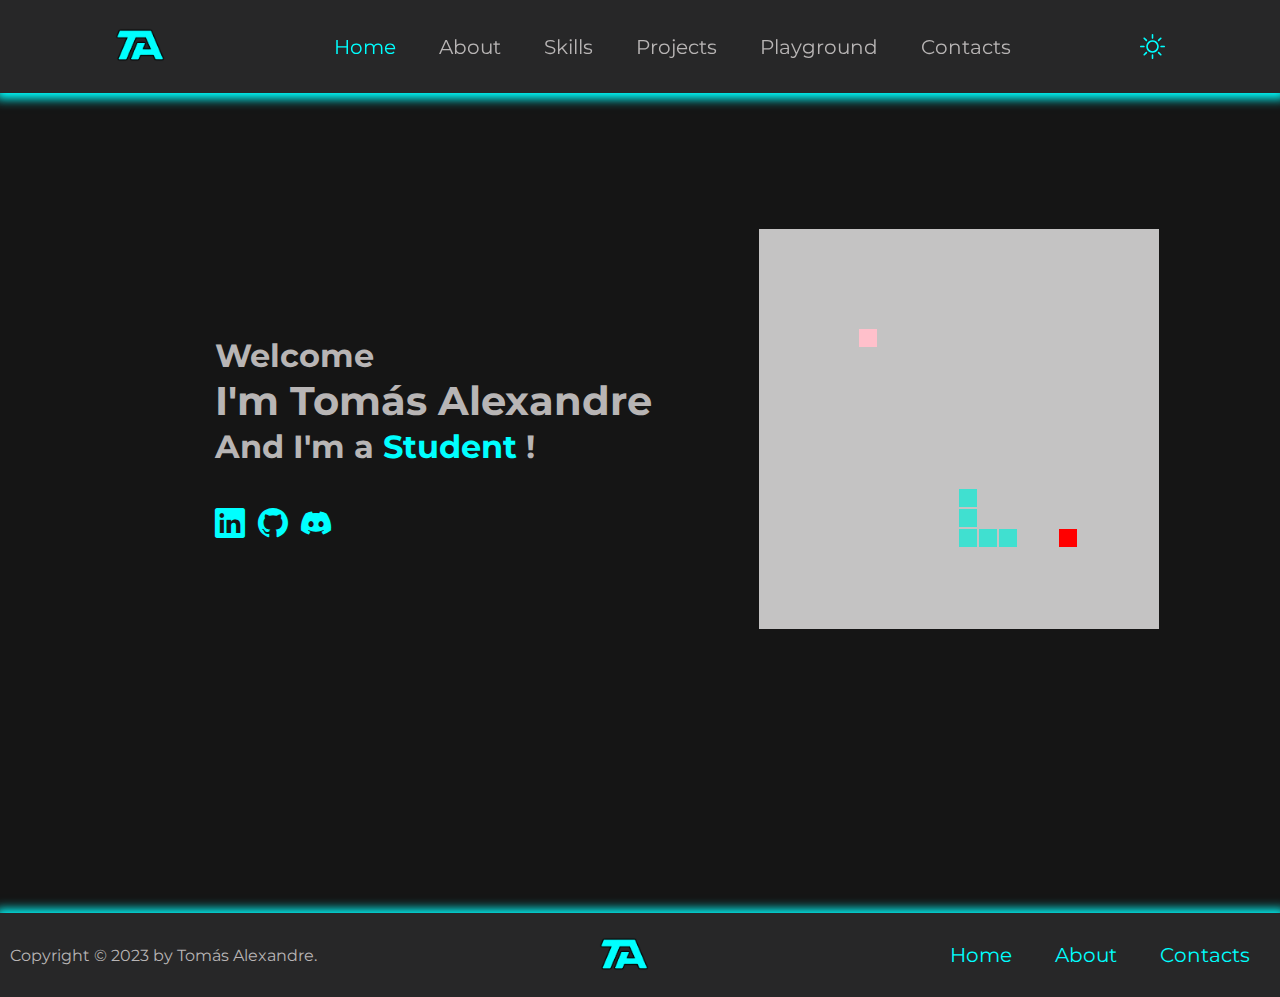
<file: index.html>
<!DOCTYPE html>
<html lang="en">
<head>
    <meta charset="UTF-8">
    <meta http-equiv="X-UA-Compatible" content="IE=edge">
    <meta name="viewport" content="width=device-width, initial-scale=1.0">
    <link rel="icon" href="images/FINAL_LOGO.png">

    <title>Portofolio | Tomás Alexandre</title>

    <!--CSS-->o 
    <link rel="stylesheet" href="css/style.css">

</head>
<body>

    <!--HEADER-->
    <header class="header">
        
        <div class="logo">
            <a href="index.html">
            <img src="images/FINAL_LOGO.png" alt="logo" width="50">
            </a>
        </div>
        <button class="btn-menu"><i class="bi bi-list"></i></button> <!--fa fa codigo do bootsrap para o icone-->
        
            <nav class="navbar">
                <a class="btn-close"><i class="bi bi-x-lg"></i></a><!--button para fechar os menus-->

            <a href="index.html" class="active">Home</a>
            <a href="about.html">About</a>
            <a href="skills.html">Skills</a>
            <a href="projects.html">Projects</a>
            <a href="playground.html">Playground</a>
            <a href="contacts.html">Contacts</a>
        </nav>

        <input type="checkbox" name="change-theme" id="change-theme" />
        <label class="custom-checkbox" for="change-theme">
            <i class="bi bi-moon"></i>
            <i class="bi bi-sun"></i>
        </label>
    </header>

    <!--Home Design-->
    <section class="home" id="home">
        <div class="home-content">
            <h3>Welcome</h3>
            <h1>I'm Tomás Alexandre</h1>
            <h3>And I'm a <span>Student</span> !</h3>
            <div class="social-media">
                <a href="https://www.linkedin.com/in/tom%C3%A1s-alexandre-30a619280/"><i class="bi bi-linkedin"></i></a>
                <a href="https://github.com/tomasalex19"><i class="bi bi-github"></i></i></a>
                <a href="#"><i class="bi bi-discord"></i></a>
            </div>
        </div>

        <div class="center">
            <canvas id="gameCanvas" width="400" height="400"></canvas>
        </div>     
    </section>

    <!-- FOOTER Design-->
    <footer class="footer">
        <div class="footer-txt">
            <p>Copyright &copy; 2023 by Tomás Alexandre.</p>
        </div>

        <div class="footer-logo">
            <a href="index.html">
                <img src="images/FINAL_LOGO.png" alt="logo" width="50"> 
            </a>
        </div>

        <div class="footer-nav">
            <a href="index.html">Home</a>
            <a href="about.html">About</a>
            <a href="contacts.html">Contacts</a>
        </div>
    </footer>

    
   <!--JS-->
<script src="http://code.jquery.com/jquery-1.12.0.min.js"></script>
<script src="script.js"></script>

</body>
</html>
</file>
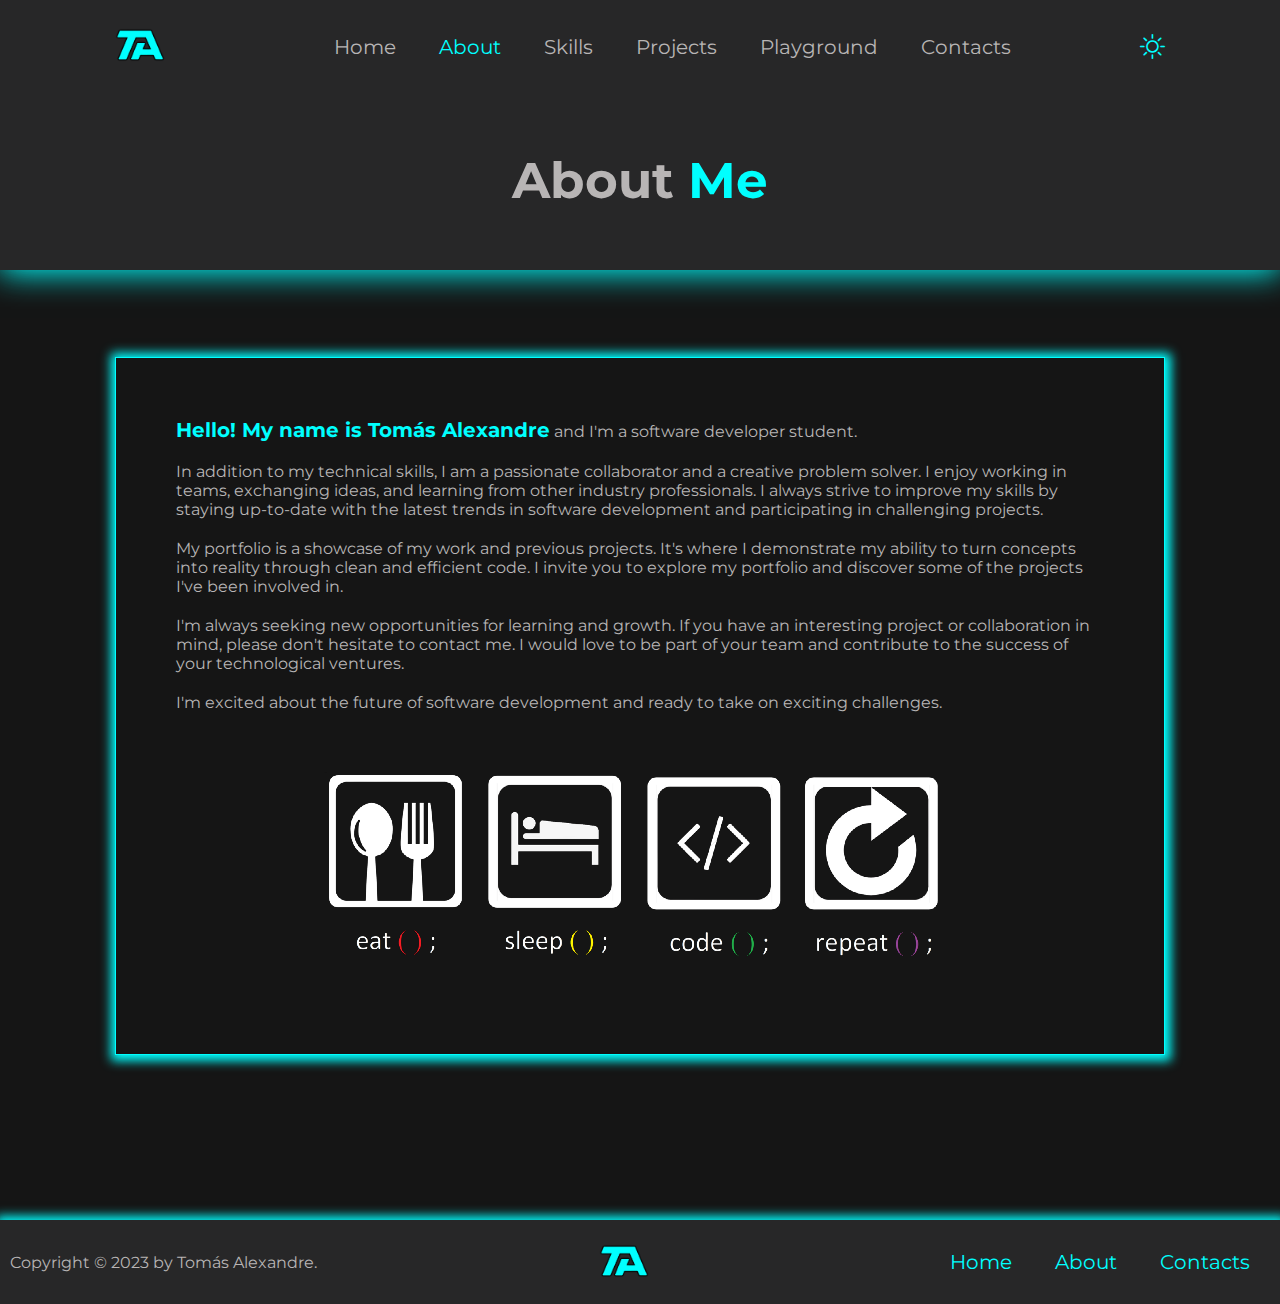
<file: about.html>
<!DOCTYPE html>
<html lang="en">
<head>
    <meta charset="UTF-8">
    <meta http-equiv="X-UA-Compatible" content="IE=edge">
    <meta name="viewport" content="width=device-width, initial-scale=1.0">
    <link rel="icon" href="images/FINAL_LOGO.png">

    <title>About | Tomás Alexandre</title>

    <link rel="stylesheet" href="css/style.css">

</head>
<body class="body-pages">
    <header class="header-pages">
        
        <div class="logo">
            <a href="index.html">
                <img src="images/FINAL_LOGO.png" alt="logo" width="50">
            </a>
        </div>
        <button class="btn-menu"><i class="bi bi-list"></i></button> <!--fa fa codigo do bootsrap para o icone-->
        
            <nav class="navbar">
                <a class="btn-close"><i class="bi bi-x-lg"></i></a><!--button para fechar os menus-->

            <a href="index.html">Home</a>
            <a href="about.html" class="active">About</a>
            <a href="skills.html">Skills</a>
            <a href="projects.html">Projects</a>
            <a href="playground.html">Playground</a>
            <a href="contacts.html">Contacts</a>
        </nav>

        <input type="checkbox" name="change-theme" id="change-theme" />
        <label class="custom-checkbox" for="change-theme">
            <i class="bi bi-moon"></i>
            <i class="bi bi-sun"></i>
        </label>
    </header>

        <div class="title-banner">
            <h2 class="heading">About <span>Me</span></h2>
        </div>
       <section class="about" id="about">
            <div class="about-content">
                <p>
                    <strong>Hello! My name is Tomás Alexandre</strong> and I'm a software developer student.
                </p>
                <p>
                    In addition to my technical skills, I am a passionate collaborator and a creative problem solver.
                    I enjoy working in teams, exchanging ideas, and learning from other industry professionals. 
                    I always strive to improve my skills by staying up-to-date with the latest trends in software development and participating in challenging projects.
                </p>
                <p>
                    My portfolio is a showcase of my work and previous projects. It's where I demonstrate my ability to turn concepts into reality through clean and efficient code. 
                    I invite you to explore my portfolio and discover some of the projects I've been involved in.
                </p>
                <p>
                    I'm always seeking new opportunities for learning and growth. If you have an interesting project or collaboration in mind, please don't hesitate to contact me. 
                    I would love to be part of your team and contribute to the success of your technological ventures.
                </p>
                <p>
                    I'm excited about the future of software development and ready to take on exciting challenges.
                </p>
                <p class="about-img">
                <img src="images/eat_sleep_code_repeat-removebg-preview.png" alt="" class="responsive-img">
                </p>
            </div>
       </section>

        <!-- FOOTER Design-->
    <footer class="footer">
        <div class="footer-txt">
            <p>Copyright &copy; 2023 by Tomás Alexandre.</p>
        </div>

        <div class="footer-logo">
            <a href="index.html">
                <img src="images/FINAL_LOGO.png" alt="logo" width="50"> 
            </a>
        </div>

        <div class="footer-nav">
            <a href="index.html" class="active">Home</a>
            <a href="about.html">About</a>
            <a href="contacts.html">Contacts</a>
        </div>
    </footer>

     <!--JS-->
<script src="http://code.jquery.com/jquery-1.12.0.min.js"></script>
<script src="script.js"></script>
    
</body>
</html>
</file>
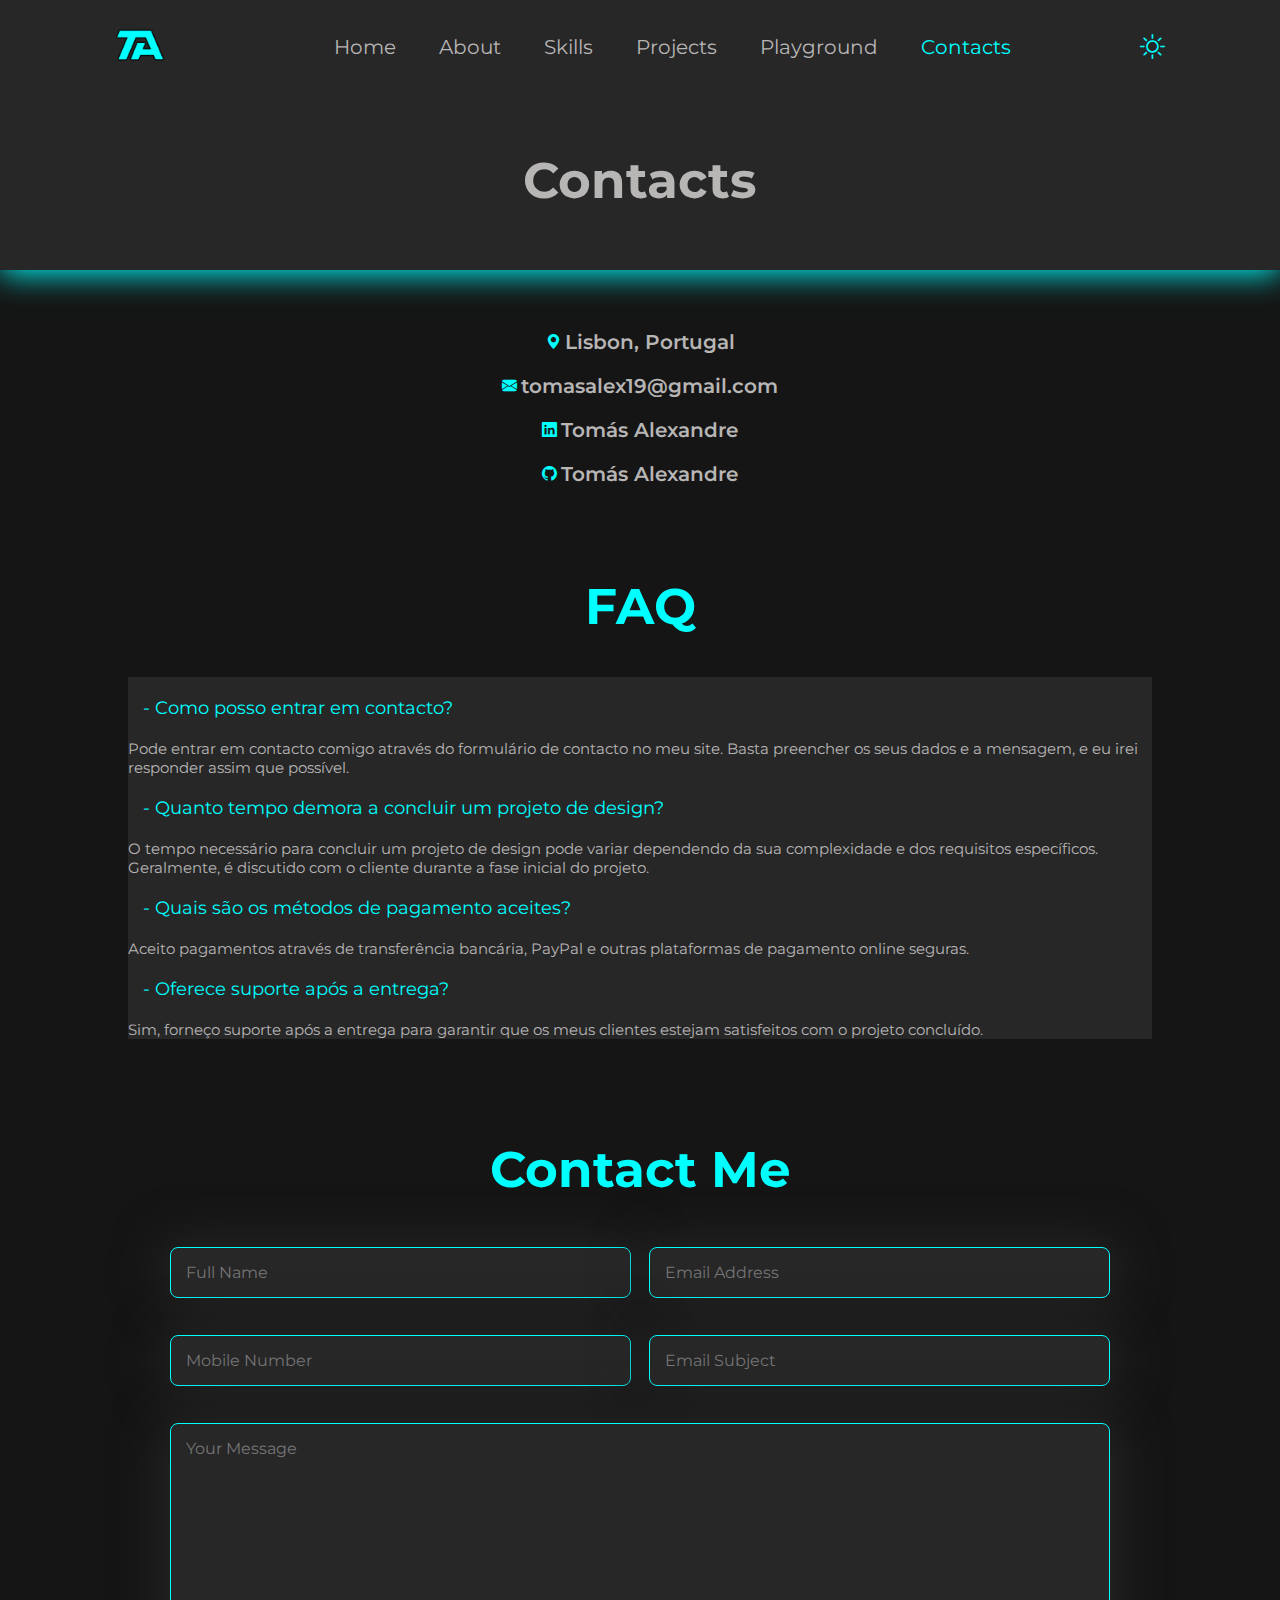
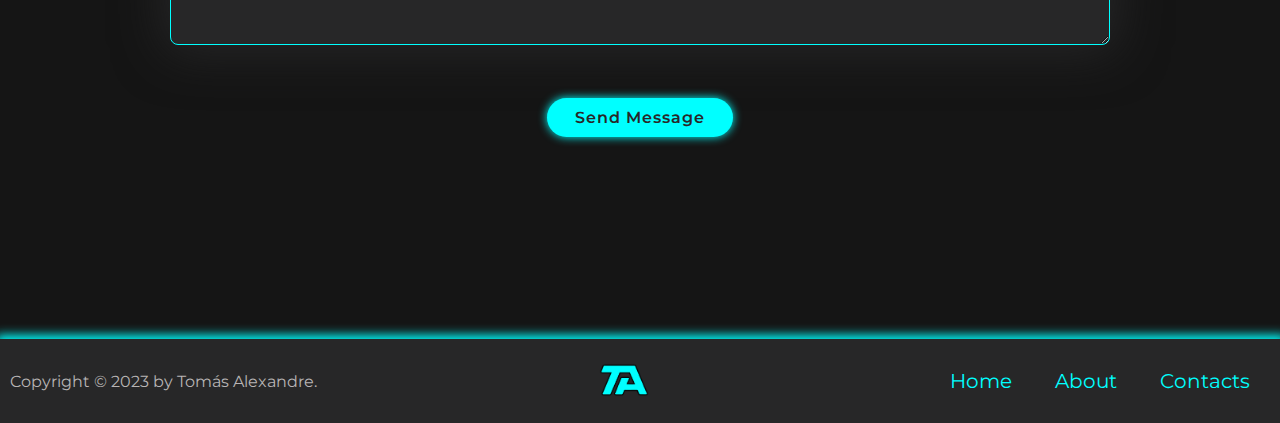
<file: contacts.html>
<!DOCTYPE html>
<html lang="en">
<head>
    <meta charset="UTF-8">
    <meta http-equiv="X-UA-Compatible" content="IE=edge">
    <meta name="viewport" content="width=device-width, initial-scale=1.0">
    <link rel="icon" href="images/FINAL_LOGO.png">

    <title>Contacts | Tomás Alexandre</title>

    <!-- BOOTSTRAP -->

    <link href="https://cdn.jsdelivr.net/npm/bootstrap@5.3.0-alpha3/dist/css/bootstrap.min.css" rel="stylesheet" integrity="sha384-KK94CHFLLe+nY2dmCWGMq91rCGa5gtU4mk92HdvYe+M/SXH301p5ILy+dN9+nJOZ" crossorigin="anonymous">

    <script src="https://cdn.jsdelivr.net/npm/bootstrap@5.3.0-alpha3/dist/js/bootstrap.bundle.min.js" integrity="sha384-ENjdO4Dr2bkBIFxQpeoTz1HIcje39Wm4jDKdf19U8gI4ddQ3GYNS7NTKfAdVQSZe" crossorigin="anonymous"></script>

    <link rel="stylesheet" href="css/style.css">

</head>
<body class="body-pages">
    <header class="header-pages">
        
            <div class="logo">
                <a href="index.html">
                    <img src="images/FINAL_LOGO.png" alt="logo" width="50">
                </a>
            </div>
            <button class="btn-menu"><i class="bi bi-list"></i></button> <!--fa fa codigo do bootsrap para o icone-->
            
            <nav class="navbar">
                    <a class="btn-close"><i class="bi bi-x-lg"></i></a><!--button para fechar os menus-->
    
                <a href="index.html">Home</a>
                <a href="about.html">About</a>
                <a href="skills.html">Skills</a>
                <a href="projects.html">Projects</a>
                <a href="playground.html">Playground</a>
                <a href="contacts.html" class="active">Contacts</a>
            </nav>
    
            <input type="checkbox" name="change-theme" id="change-theme" />
            <label class="custom-checkbox" for="change-theme">
                <i class="bi bi-moon"></i>
                <i class="bi bi-sun"></i>
            </label>
        </header>
    
        <div class="title-banner">
            <h2 class="heading">Contacts</h2>
        </div>
        <div class="contact-container">
            <div class="contact-info-container">
                <div class="info-box">
                    <i class="bi bi-geo-alt-fill info-box-icon"></i>
                    Lisbon, Portugal
                </div>
    
                <div class="info-box">
                    <a href="mailto:tomasalex19@gmail.com">
                        <i class="bi bi-envelope-fill info-box-icon"></i>
                        tomasalex19@gmail.com
                    </a>
                </div>
    
                <div class="info-box">
                    <a href="https://www.linkedin.com/in/tom%C3%A1s-alexandre-30a619280/">
                        <i class="bi bi-linkedin info-box-icon"></i>
                        Tomás Alexandre
                    </a>
                </div>
    
                <div class="info-box">
                    <a href="https://github.com/tomasalex19">
                        <i class="bi bi-github info-box-icon"></i>
                        Tomás Alexandre
                    </a>
                </div>
            </div>


            <div class="accordion" id="accordionExample">
                <h1>FAQ</h1>
                <div class="accordion-item">
                    <h2 class="accordion-header">
                        <button class="accordion-button collapsed" type="button" data-bs-toggle="collapse" data-bs-target="#collapseOne" aria-expanded="true" aria-controls="collapseOne">
                            - Como posso entrar em contacto?
                        </button>
                    </h2>
                    <div id="collapseOne" class="accordion-collapse collapse" data-bs-parent="#accordionExample">
                        <div class="accordion-body">
                            Pode entrar em contacto comigo através do formulário de contacto no meu site. Basta preencher os seus dados e a mensagem, e eu irei responder assim que possível.
                        </div>
                    </div>
                </div>
                <div class="accordion-item">
                    <h2 class="accordion-header">
                        <button class="accordion-button collapsed" type="button" data-bs-toggle="collapse" data-bs-target="#collapseTwo" aria-expanded="false" aria-controls="collapseTwo">
                            - Quanto tempo demora a concluir um projeto de design?
                        </button>
                    </h2>
                    <div id="collapseTwo" class="accordion-collapse collapse" data-bs-parent="#accordionExample">
                        <div class="accordion-body">
                            O tempo necessário para concluir um projeto de design pode variar dependendo da sua complexidade e dos requisitos específicos. Geralmente, é discutido com o cliente durante a fase inicial do projeto.
                        </div>
                    </div>
                </div>
                <div class="accordion-item">
                    <h2 class="accordion-header">
                        <button class="accordion-button collapsed" type="button" data-bs-toggle="collapse" data-bs-target="#collapseThree" aria-expanded="false" aria-controls="collapseThree">
                            - Quais são os métodos de pagamento aceites?
                        </button>
                    </h2>
                    <div id="collapseThree" class="accordion-collapse collapse" data-bs-parent="#accordionExample">
                        <div class="accordion-body">
                            Aceito pagamentos através de transferência bancária, PayPal e outras plataformas de pagamento online seguras.
                        </div>
                    </div>
                </div>
                <div class="accordion-item">
                    <h2 class="accordion-header">
                        <button class="accordion-button collapsed" type="button" data-bs-toggle="collapse" data-bs-target="#collapseFour" aria-expanded="false" aria-controls="collapseFour">
                            - Oferece suporte após a entrega?
                        </button>
                    </h2>
                    <div id="collapseFour" class="accordion-collapse collapse" data-bs-parent="#accordionExample">
                        <div class="accordion-body">
                            Sim, forneço suporte após a entrega para garantir que os meus clientes estejam satisfeitos com o projeto concluído.
                        </div>
                    </div>
                </div>
            </div>
            

    <section class="contacts" id="contacts">
        <h1>Contact Me</h1>
        <form action="mailto:tomasalex19@gmail.com" method="post">
            <div class="input-box">
                <input type="text" placeholder="Full Name">
                <input type="email" placeholder="Email Address">
            </div>
            <div class="input-box">
                <input type="number" placeholder="Mobile Number">
                <input type="text" placeholder="Email Subject">
            </div>
            <textarea name="" id="" cols="30" rows="10" placeholder="Your Message"></textarea>
            <input type="submit" value="Send Message" class="btn" >
        </form>
    </section>
       

        <!-- FOOTER Design-->
    <footer class="footer">
        <div class="footer-txt">
            <p>Copyright &copy; 2023 by Tomás Alexandre.</p>
        </div>

        <div class="footer-logo">
            <a href="index.html">
                <img src="images/FINAL_LOGO.png" alt="logo" width="50"> 
            </a>
        </div>

        <div class="footer-nav">
            <a href="index.html" class="active">Home</a>
            <a href="about.html">About</a>
            <a href="contacts.html">Contacts</a>
        </div>
    </footer>

    <!--JS-->
<script src="http://code.jquery.com/jquery-1.12.0.min.js"></script>
<script src="script.js"></script>

    
</body>
</html>
</file>
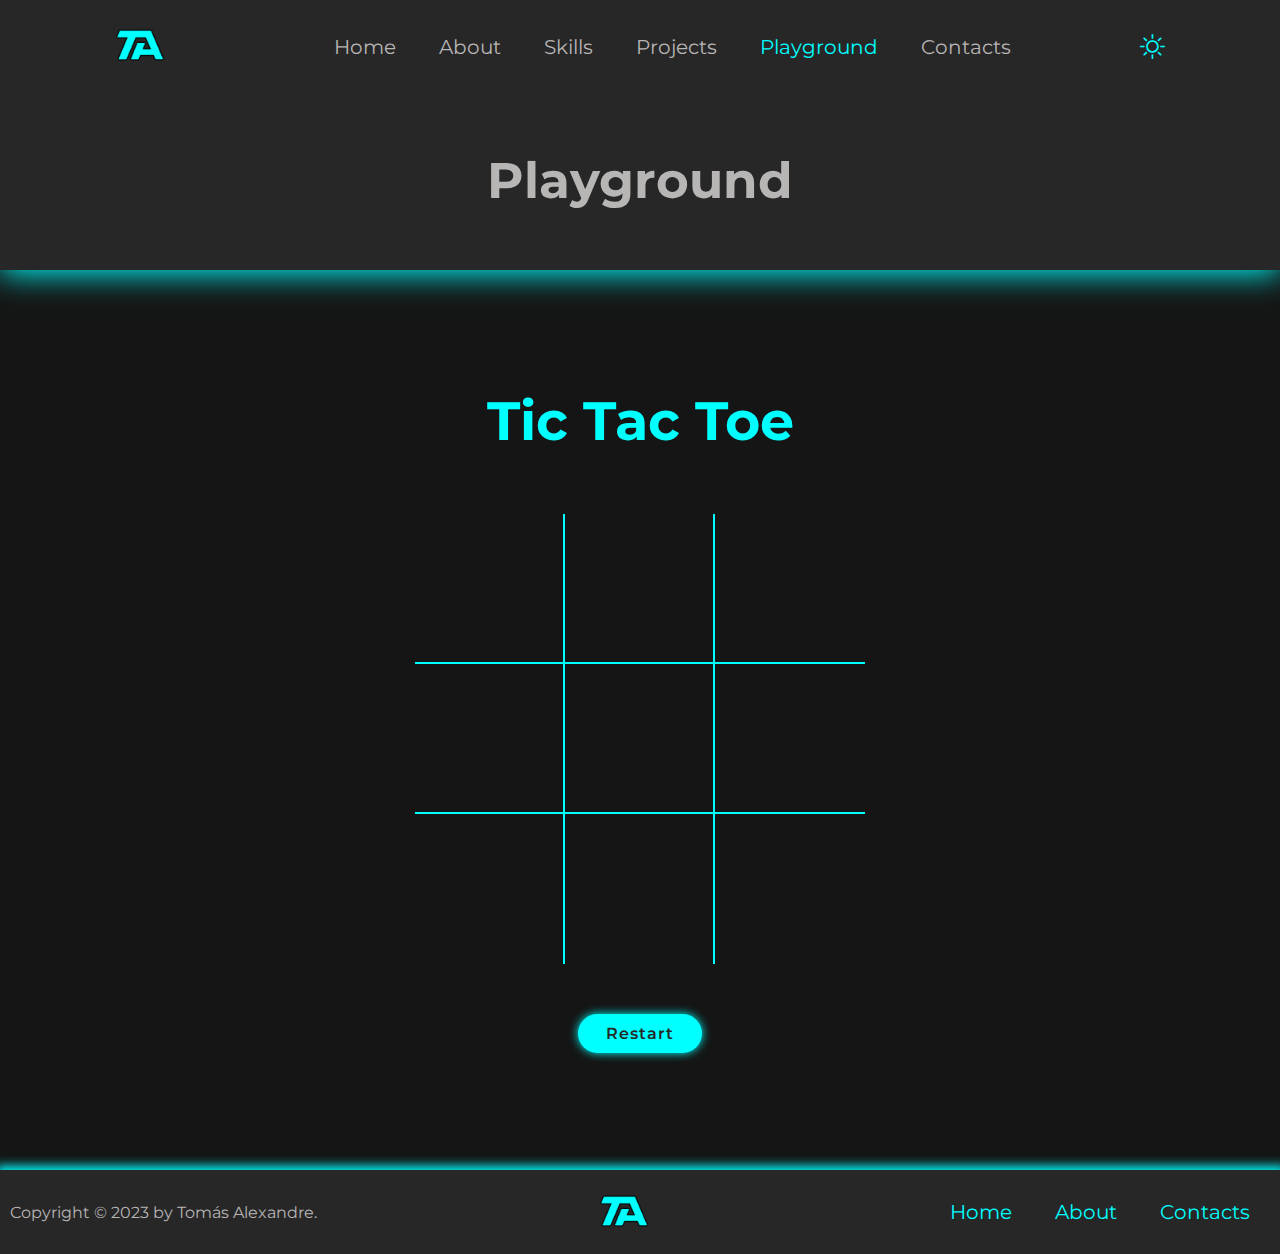
<file: playground.html>
<!DOCTYPE html>
<html lang="en">
<head>
    <meta charset="UTF-8">
    <meta http-equiv="X-UA-Compatible" content="IE=edge">
    <meta name="viewport" content="width=device-width, initial-scale=1.0">
    <link rel="icon" href="images/FINAL_LOGO.png">

    <title>Playground | Tomás Alexandre</title>

    <link rel="stylesheet" href="css/style.css">

</head>
<body class="body-pages">
    <header class="header-pages">
        
        <div class="logo">
            <a href="index.html">
                <img src="images/FINAL_LOGO.png" alt="logo" width="50">
            </a>
        </div>
        <button class="btn-menu"><i class="bi bi-list"></i></button> <!--fa fa codigo do bootsrap para o icone-->
        
            <nav class="navbar">
                <a class="btn-close"><i class="bi bi-x-lg"></i></a><!--button para fechar os menus-->

            <a href="index.html">Home</a>
            <a href="about.html">About</a>
            <a href="skills.html">Skills</a>
            <a href="projects.html">Projects</a>
            <a href="playground.html" class="active">Playground</a>
            <a href="contacts.html">Contacts</a>
        </nav>

        <input type="checkbox" name="change-theme" id="change-theme" />
        <label class="custom-checkbox" for="change-theme">
            <i class="bi bi-moon"></i>
            <i class="bi bi-sun"></i>
        </label>
    </header>
        <div class="title-banner">
            <h2 class="heading">Playground</h2>
        </div>
       
        <div class="container">
            <h1 id="playerText">Tic Tac Toe</h1>

            <div id="gameboard">
                <div class="box" id="0"></div>
                <div class="box" id="1"></div>
                <div class="box" id="2"></div>
                <div class="box" id="3"></div>
                <div class="box" id="4"></div>
                <div class="box" id="5"></div>
                <div class="box" id="6"></div>
                <div class="box" id="7"></div>
                <div class="box" id="8"></div>
            </div>
            
            <button class="restartBtn" id="restartBtn">Restart</button>

        </div>

        <!-- FOOTER Design-->
    <footer class="footer">
        <div class="footer-txt">
            <p>Copyright &copy; 2023 by Tomás Alexandre.</p>
        </div>

        <div class="footer-logo">
            <a href="index.html">
                <img src="images/FINAL_LOGO.png" alt="logo" width="50"> 
            </a>
        </div>

        <div class="footer-nav">
            <a href="index.html" class="active">Home</a>
            <a href="about.html">About</a>
            <a href="contacts.html">Contacts</a>
        </div>
    </footer>

    <!--JS-->
<script src="http://code.jquery.com/jquery-1.12.0.min.js"></script>
<script src="script.js"></script>

</body>
</html>
</file>
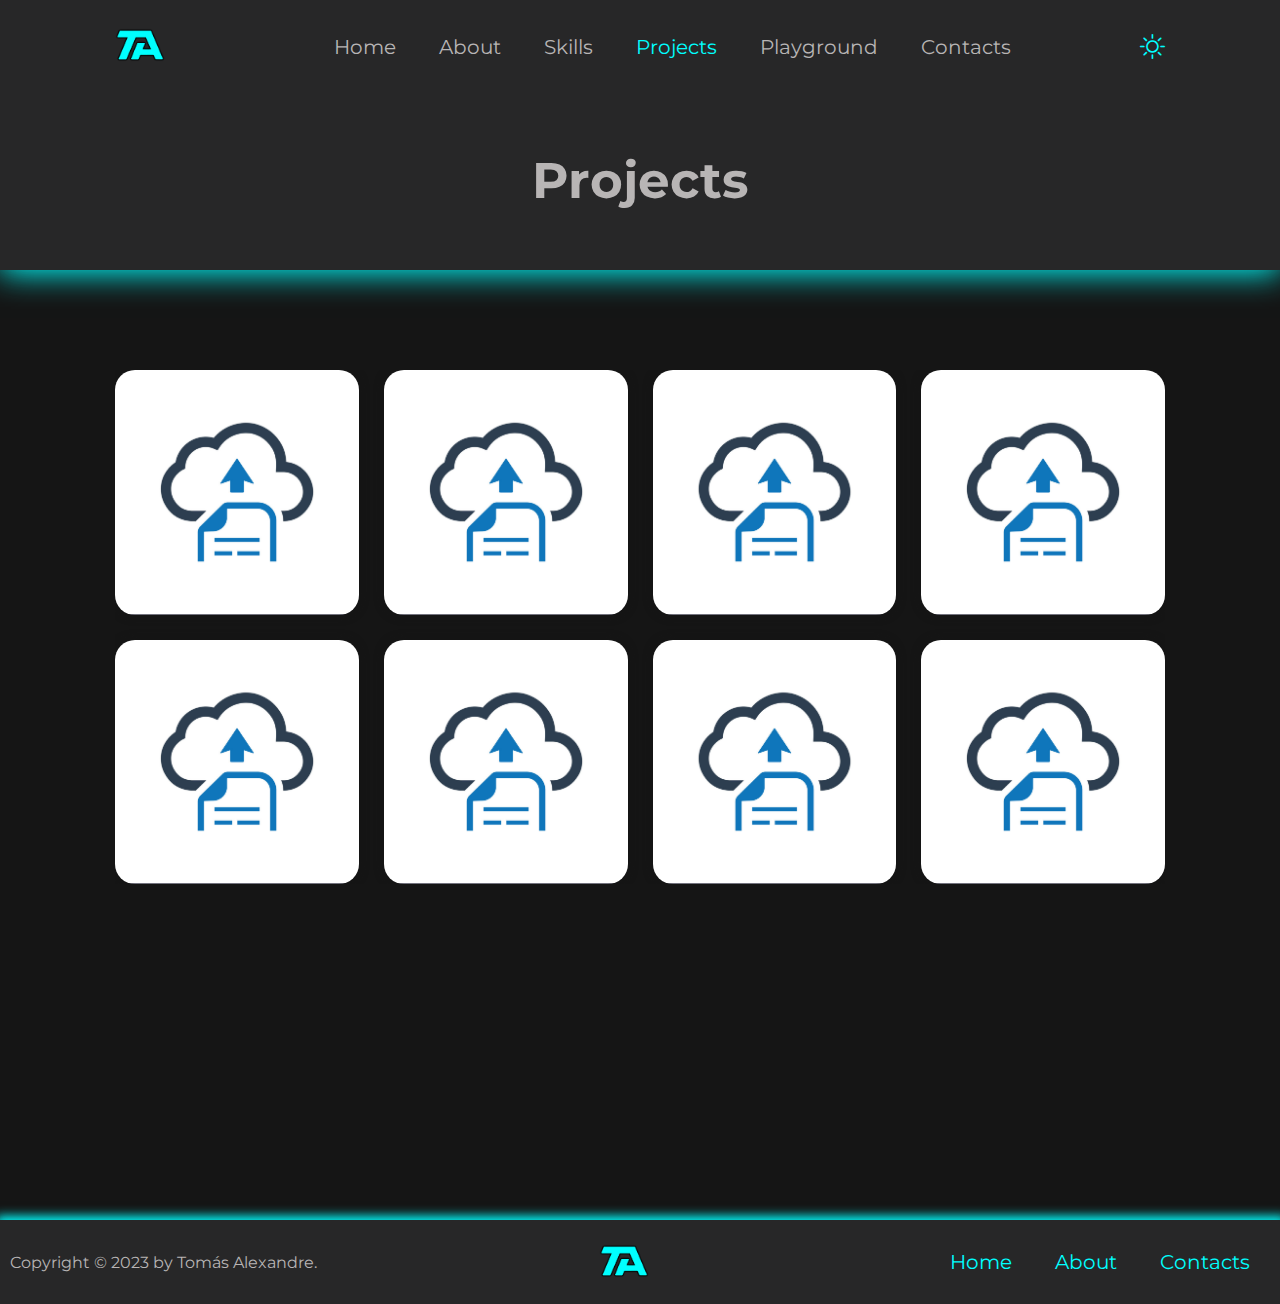
<file: projects.html>
<!DOCTYPE html>
<html lang="en">
<head>
    <meta charset="UTF-8">
    <meta http-equiv="X-UA-Compatible" content="IE=edge">
    <meta name="viewport" content="width=device-width, initial-scale=1.0">
    <link rel="icon" href="images/FINAL_LOGO.png">

    <title>Projects | Tomás Alexandre</title>

    <link rel="stylesheet" href="css/style.css">

</head>
<body class="body-pages">
    <header class="header-pages">
        
        <div class="logo">
            <a href="index.html">
                <img src="images/FINAL_LOGO.png" alt="logo" width="50">
            </a>
        </div>
        <button class="btn-menu"><i class="bi bi-list"></i></button> <!--fa fa codigo do bootsrap para o icone-->
        
            <nav class="navbar">
                <a class="btn-close"><i class="bi bi-x-lg"></i></a><!--button para fechar os menus-->

            <a href="index.html">Home</a>
            <a href="about.html">About</a>
            <a href="skills.html">Skills</a>
            <a href="projects.html" class="active">Projects</a>
            <a href="playground.html">Playground</a>
            <a href="contacts.html">Contacts</a>
        </nav>

        <input type="checkbox" name="change-theme" id="change-theme" />
        <label class="custom-checkbox" for="change-theme">
            <i class="bi bi-moon"></i>
            <i class="bi bi-sun"></i>
        </label>
    </header>
        <div class="title-banner">
            <h2 class="heading">Projects</h2>
        </div>

        <section class="projects" id="projects">
            <div class="projects-container">
                <div class="projects-box">
                    <img src="images/upload-files-logo.jpg" alt="">
                    <div class="projects-layer">
                        <h4>Web Development</h4>
                        <p>Lorem ipsum dolor sit amet consectetur adipisicing elit.</p>
                        <a href="#link-do-proj"><i class="bi bi-link"></i></a>
                    </div>
                </div>

                <div class="projects-box">
                    <img src="images/upload-files-logo.jpg" alt="">
                    <div class="projects-layer">
                        <h4>Web Development</h4>
                        <p>Lorem ipsum dolor sit amet consectetur adipisicing elit.</p>
                        <a href="#link-do-proj"><i class="bi bi-link"></i></a>
                    </div>
                </div>

                <div class="projects-box">
                    <img src="images/upload-files-logo.jpg" alt="">
                    <div class="projects-layer">
                        <h4>Web Development</h4>
                        <p>Lorem ipsum dolor sit amet consectetur adipisicing elit.</p>
                        <a href="#link-do-proj"><i class="bi bi-link"></i></a>
                    </div>
                </div>

                <div class="projects-box">
                    <img src="images/upload-files-logo.jpg" alt="">
                    <div class="projects-layer">
                        <h4>Web Development</h4>
                        <p>Lorem ipsum dolor sit amet consectetur adipisicing elit.</p>
                        <a href="#link-do-proj"><i class="bi bi-link"></i></a>
                    </div>
                </div>

                <div class="projects-box">
                    <img src="images/upload-files-logo.jpg" alt="">
                    <div class="projects-layer">
                        <h4>Web Development</h4>
                        <p>Lorem ipsum dolor sit amet consectetur adipisicing elit.</p>
                        <a href="#link-do-proj"><i class="bi bi-link"></i></a>
                    </div>
                </div>

                <div class="projects-box">
                    <img src="images/upload-files-logo.jpg" alt="">
                    <div class="projects-layer">
                        <h4>Web Development</h4>
                        <p>Lorem ipsum dolor sit amet consectetur adipisicing elit.</p>
                        <a href="#link-do-proj"><i class="bi bi-link"></i></a>
                    </div>
                </div>
                <div class="projects-box">
                    <img src="images/upload-files-logo.jpg" alt="">
                    <div class="projects-layer">
                        <h4>Web Development</h4>
                        <p>Lorem ipsum dolor sit amet consectetur adipisicing elit.</p>
                        <a href="#link-do-proj"><i class="bi bi-link"></i></a>
                    </div>
                </div>
                <div class="projects-box">
                    <img src="images/upload-files-logo.jpg" alt="">
                    <div class="projects-layer">
                        <h4>Web Development</h4>
                        <p>Lorem ipsum dolor sit amet consectetur adipisicing elit.</p>
                        <a href="#link-do-proj"><i class="bi bi-link"></i></a>
                    </div>
                </div>

                
            </div>
        </section>
        
        

        <!-- FOOTER Design-->
    <footer class="footer">
        <div class="footer-txt">
            <p>Copyright &copy; 2023 by Tomás Alexandre.</p>
        </div>

        <div class="footer-logo">
            <a href="index.html">
                <img src="images/FINAL_LOGO.png" alt="logo" width="50"> 
            </a>
        </div>

        <div class="footer-nav">
            <a href="index.html" class="active">Home</a>
            <a href="about.html">About</a>
            <a href="contacts.html">Contacts</a>
        </div>
    </footer>

    <!--JS-->
    <script src="http://code.jquery.com/jquery-1.12.0.min.js"></script>
    <script src="script.js"></script>
</body>
</html>
</file>
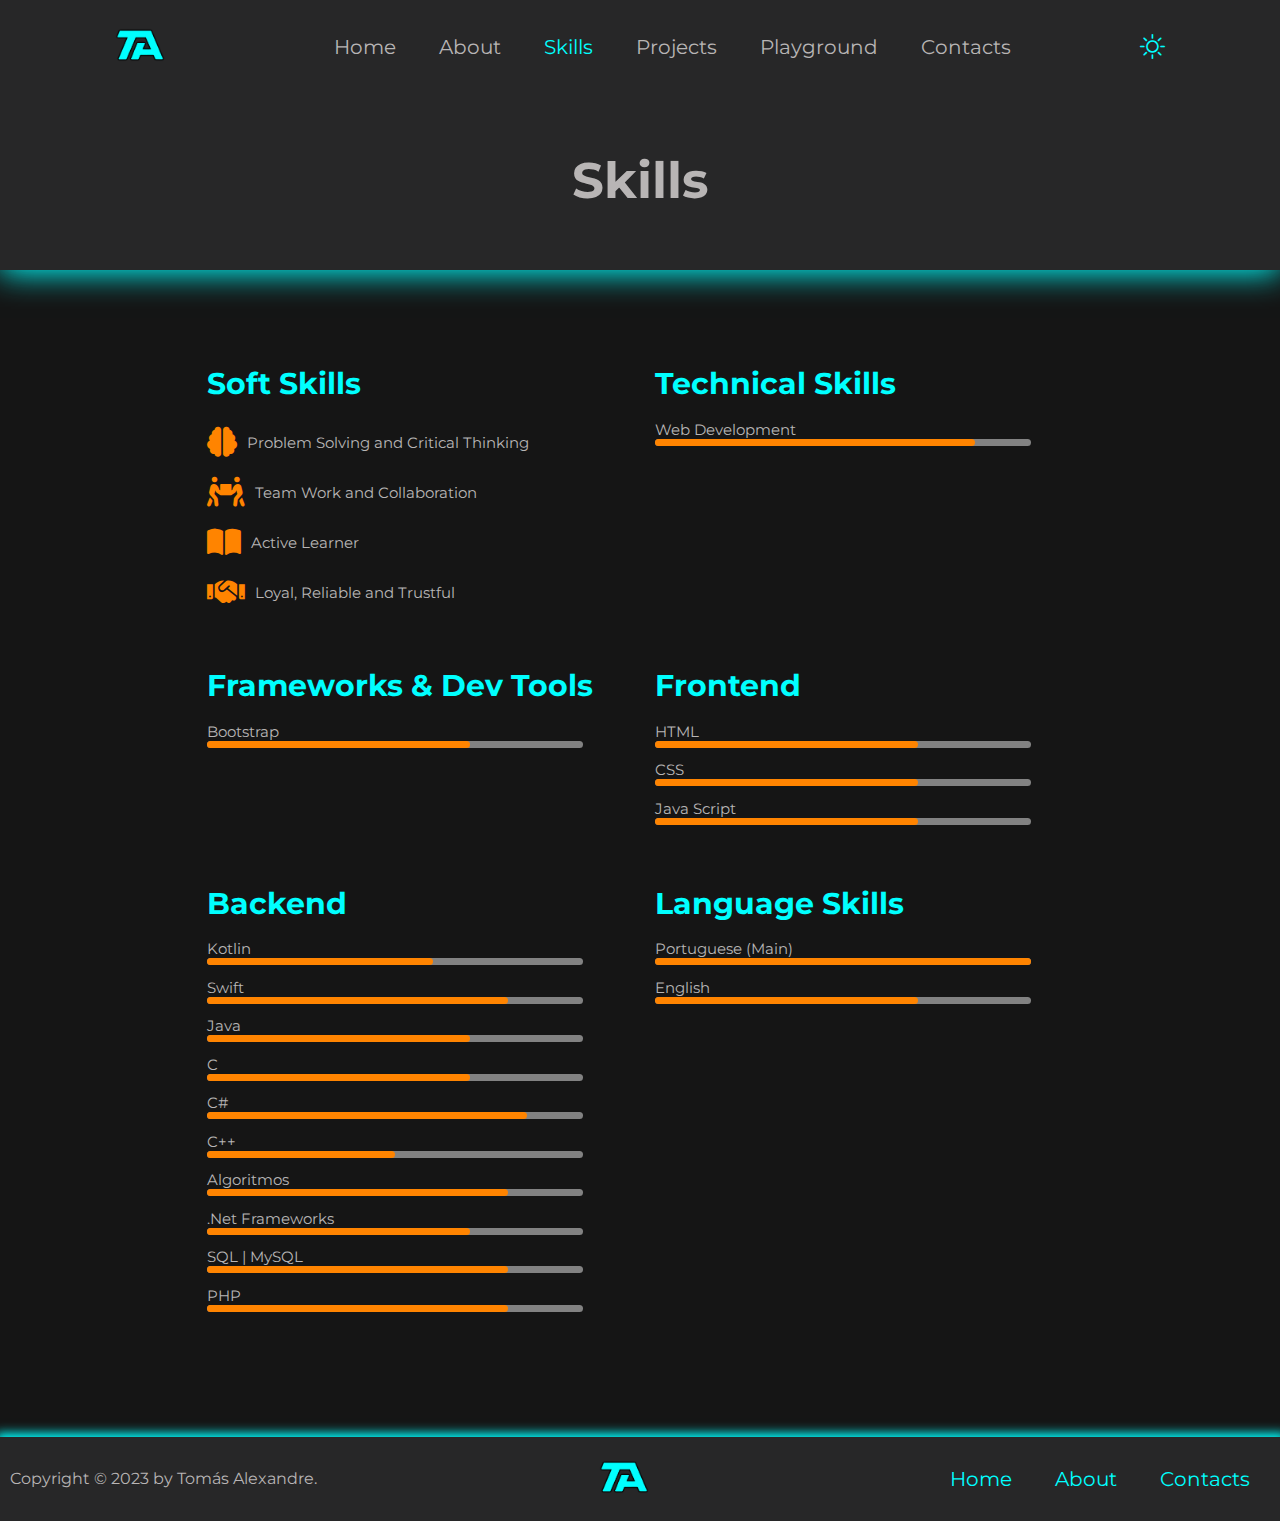
<file: skills.html>
<!DOCTYPE html>
<html lang="en">
<head>
    <meta charset="UTF-8">
    <meta http-equiv="X-UA-Compatible" content="IE=edge">
    <meta name="viewport" content="width=device-width, initial-scale=1.0">
    <link rel="icon" href="images/FINAL_LOGO.png">

    <title>Skills | Tomás Alexandre</title>

    <link rel="stylesheet" href="https://cdnjs.cloudflare.com/ajax/libs/font-awesome/6.0.0-beta3/css/all.min.css">
    <link rel="stylesheet" href="css/style.css">

</head>
<body class="body-pages">
    <header class="header-pages">
        
        <div class="logo">
            <a href="index.html">
                <img src="images/FINAL_LOGO.png" alt="logo" width="50">
            </a>
        </div>
        <button class="btn-menu"><i class="bi bi-list"></i></button> <!--fa fa codigo do bootsrap para o icone-->
        
            <nav class="navbar">
                <a class="btn-close"><i class="bi bi-x-lg"></i></a><!--button para fechar os menus-->

            <a href="index.html">Home</a>
            <a href="about.html">About</a>
            <a href="skills.html" class="active">Skills</a>
            <a href="projects.html">Projects</a>
            <a href="playground.html">Playground</a>
            <a href="contacts.html">Contacts</a>
        </nav>

        <input type="checkbox" name="change-theme" id="change-theme" />
        <label class="custom-checkbox" for="change-theme">
            <i class="bi bi-moon"></i>
            <i class="bi bi-sun"></i>
        </label>
    </header>
        <div class="title-banner">
            <h2 class="heading">Skills</span></h2>
        </div>

        <div class="skills-main">
            <div class="skills-container">
                <div class="skills-box-container">
                    <div class="skills-box">
                        <h1 class="skills-title">Soft Skills</h1>
    
                        <div class="text-icon-skill">
                            <i class="fa-solid fa-brain icon-custom"></i>
                            <p>
                                Problem Solving and Critical Thinking
                            </p>
                        </div>
    
                        <div class="text-icon-skill">
                            <i class="fa-solid fa-people-carry-box icon-custom"></i>
                            <p>
                                Team Work and Collaboration
                            </p>
                        </div>
    
                        <div class="text-icon-skill">
                            <i class="fa-solid fa-book-open icon-custom"></i>
                            <p>
                                Active Learner
                            </p>
                        </div>
    
                        <div class="text-icon-skill">
                            <i class="fa-solid fa-handshake icon-custom"></i>
                            <p>
                                Loyal, Reliable and Trustful
                            </p>
                        </div>
                    </div>
                </div>

    
                <div class="skills-box-container">
                    <div class="skills-box">
                        <h1 class="skills-title">Technical Skills</h1>
    
                        <div class="progress-skill">
                            <p>
                                Web Development
                            </p>
                            <div class="progress-bar">
                                <div class="progress-85"></div>
                            </div>
                        </div>
    
    
                    </div>
                </div>
    
                <div class="skills-box-container">
                    <div class="skills-box">
                        <h1 class="skills-title">Frameworks & Dev Tools</h1>

                        <div class="progress-skill">
                            <p>
                                Bootstrap
                            </p>
                            <div class="progress-bar">
                                <div class="progress-70"></div>
                            </div>
                        </div>
                    </div>
                </div>

                <div class="skills-box-container">
                    <div class="skills-box">
                        <h1 class="skills-title">Frontend</h1>
    
                        <div class="progress-skill">
                            <p>
                                HTML
                            </p>
                            <div class="progress-bar">
                                <div class="progress-70"></div>
                            </div>
                        </div>

                        <div class="progress-skill">
                            <p>
                                CSS
                            </p>
                            <div class="progress-bar">
                                <div class="progress-70"></div>
                            </div>
                        </div>

                        <div class="progress-skill">
                            <p>
                                Java Script
                            </p>
                            <div class="progress-bar">
                                <div class="progress-70"></div>
                            </div>
                        </div> 
                    </div>
                </div>

                <div class="skills-box-container">
                    <div class="skills-box">
                        <h1 class="skills-title">Backend</h1>
    
                        <div class="progress-skill">
                            <p>
                                Kotlin
                            </p>
                            <div class="progress-bar">
                                <div class="progress-60"></div>
                            </div>
                        </div>

                        <div class="progress-skill">
                            <p>
                                Swift
                            </p>
                            <div class="progress-bar">
                                <div class="progress-80"></div>
                            </div>
                        </div>
    
                        <div class="progress-skill">
                            <p>
                                Java
                            </p>
                            <div class="progress-bar">
                                <div class="progress-70"></div>
                            </div>
                        </div>
    
                        <div class="progress-skill">
                            <p>
                                C
                            </p>
                            <div class="progress-bar">
                                <div class="progress-70"></div>
                            </div>
                        </div>
    
                        <div class="progress-skill">
                            <p>
                                C#
                            </p>
                            <div class="progress-bar">
                                <div class="progress-85"></div>
                            </div>
                        </div>

                        <div class="progress-skill">
                            <p>
                                C++
                            </p>
                            <div class="progress-bar">
                                <div class="progress-50"></div>
                            </div>
                        </div>

                        <div class="progress-skill">
                            <p>
                                Algoritmos
                            </p>
                            <div class="progress-bar">
                                <div class="progress-80"></div>
                            </div>
                        </div>

                        <div class="progress-skill">
                            <p>
                                .Net Frameworks
                            </p>
                            <div class="progress-bar">
                                <div class="progress-70"></div>
                            </div>
                        </div>

                        <div class="progress-skill">
                            <p>
                                SQL | MySQL
                            </p>
                            <div class="progress-bar">
                                <div class="progress-80"></div>
                            </div>
                        </div>

                        <div class="progress-skill">
                            <p>
                                PHP
                            </p>
                            <div class="progress-bar">
                                <div class="progress-80"></div>
                            </div>
                        </div>
                    </div>
                </div>
    
                <div class="skills-box-container">
                    <div class="skills-box">
                        <h1 class="skills-title">Language Skills</h1>
                        
                        <div class="progress-skill">
                            <p>
                                Portuguese (Main)
                            </p>
                            <div class="progress-bar">
                                <div class="progress-100"></div>
                            </div>
                        </div>
    
                        <div class="progress-skill">
                            <p>
                                English
                            </p>
                            <div class="progress-bar">
                                <div class="progress-70"></div>
                            </div>
                        </div>
                    </div>
                </div>
            </div>
        </div>

        

        <!-- FOOTER Design-->
    <footer class="footer">
        <div class="footer-txt">
            <p>Copyright &copy; 2023 by Tomás Alexandre.</p>
        </div>

        <div class="footer-logo">
            <a href="index.html">
                <img src="images/FINAL_LOGO.png" alt="logo" width="50"> 
            </a>
        </div>

        <div class="footer-nav">
            <a href="index.html" class="active">Home</a>
            <a href="about.html">About</a>
            <a href="contacts.html">Contacts</a>
        </div>
    </footer>

    <!--JS-->
<script src="http://code.jquery.com/jquery-1.12.0.min.js"></script>
<script src="https://maxcdn.bootstrapcdn.com/bootstrap/3.4.1/js/bootstrap.min.js"></script>
<script src="script.js"></script>

    
</body>
</html>
</file>
<file: css/style.css>
/*Goggle Fonts*/

@import url("https://fonts.googleapis.com/css2?family=Finger+Paint&family=Montserrat:wght@600&display=swap");

/*Icons*/
@import url("https://cdn.jsdelivr.net/npm/bootstrap-icons@1.10.5/font/bootstrap-icons.css");

/* Dark theme */
input[type="checkbox"] {
  display: none;
}

.bi {
  font-size: 2.5rem;
  cursor: pointer;
  color: var(--main-color);
}

.bi-moon {
  display: none;
}
/*************************/
:root .dark{
  --bg-color: rgb(196, 195, 195);
  --second-bg-color: #9e9fa1;
  --text-color: #545353;
  --main-color: #00ffff;
}
.dark header {
  background-color: var(--second-bg-color);
  color: var(--text-color);
}

.dark .bi-sun {
  display: none;
}

.dark .bi-moon {
  display: block;
}

.dark .menu a {
  color: #949494;
}

.dark footer {
  background-color: var(--second-bg-color);
  color: var(--text-color);
}

/*HTML*/
* {
  margin: 0;
  padding: 0;
  box-sizing: border-box;
  text-decoration: none;
  border: none;
  outline: none;
  scroll-behavior: smooth;
  font-family: "Montserrat", sans-serif;
}
:root {
  --bg-color: #151515;
  --second-bg-color: #272728;
  --text-color: #b8b5b5;
  --main-color: #00ffff;
}


html {
  font-size: 62.5%;
  overflow-x: hidden;
  height: 100%;
}

body {
  background: var(--bg-color);
  color: var(--text-color);
  height: 100%;
}

.responsive-img {
  max-width: 100%;
  height: auto;
}

.bi-list::before {
  content: "\f479";
}

.bi-list {
  background-color: var(--second-bg-color);
}

.btn {
  display: inline-block;
  padding: 1rem 2.8rem;
  background: var(--main-color);
  border-radius: 4rem;
  box-shadow: 0 0 1rem var(--main-color);
  font-size: 1.6rem;
  color: var(--second-bg-color);
  letter-spacing: 0.1rem;
  font-weight: 600;
}

.btn:hover {
  cursor: pointer;
  box-shadow: 0 0 3rem var(--main-color);
}

section {
  height: 100vh;
  padding: 10rem 9% 2rem;
  padding-bottom: 10%;
}

.header {
  position: fixed;
  top: 0;
  left: 0;
  width: 100%;
  padding: 2rem 9%;
  background: var(--second-bg-color);
  display: flex;
  justify-content: space-between;
  align-items: center;
  z-index: 100;
  box-shadow: 0.5px 0.5px 10px 5px #00ffff;
}

.header a {
  cursor: pointer;
}

.logo img {
  cursor: pointer;
}
.navbar a {
  font-size: 2rem;
  color: var(--text-color);
  margin-left: 4rem;
  transition: 0.3s;
  text-decoration: none;
}

.navbar a:hover,
.navbar a.active {
  color: var(--main-color);
}

/* Menu para telas pequenas*/

@media (min-width: 1000px) {
  .btn-menu,
  .btn-close {
    display: none;
  }
  .fa-navicon:before,
  .fa-reorder:before,
  .fa-bars:before {
    display: none;
    padding: auto;
  }
}
/***************************************************************************************************************/
@media (max-width: 999px) {
  .navbar {
    display: none;
  }

  .btn-menu {
    display: block;
    position: absolute;
    top: 20px;
    right: 200px;
    width: 56px;
    height: 56px;
    text-align: center;
    color: var(--text-color);
    cursor: pointer;
    background-color: transparent;
  }

  .btn-close {
    display: block;
    position: absolute;
    top: 30px;
    right: 200px;
    width: 56px;
    height: 56px;
    text-align: center;
    cursor: pointer;
    background-color: transparent;
  }
}

.menu-vertical {
  position: fixed;
  top: 0;
  left: 0;
  height: 100%;
  width: 100%;
  z-index: 999;
  background-color: rgba(0, 0, 0, 0.9);
  display: flex;
  align-items: center;
  justify-content: center;
  text-align: center;
  flex-direction: column;
}

.menu-vertical {
  flex-direction: column;
  display: flex;
  list-style-type: none;
  padding: 0;
}

.menu-vertical a {
  text-decoration: none;
  font-size: 2em;
  color: var(--text-color);
  padding-bottom: 10px;
}

.menu-vertical a:hover {
  color: var(--main-color);
}
/***************************************************************************************************************/

#menu-icon {
  font-size: 3.6rem;
  color: var(--main-color);
  display: none;
  text-align: center;
}

.home {
  display: flex;
  justify-content: center;
  align-items: center;
}

.home-content {
  padding-left: 10rem;
}

.home-content h3 {
  font-size: 3.2rem;
  font-weight: 700;
}

.home-content h3:nth-of-type(2) {
  margin-bottom: 2rem;
}

span {
  color: var(--main-color);
}

.home-content h1 {
  font-size: 4rem;
  font-weight: 700;
  line-height: 1.3;
}

.social-media a {
  justify-content: center;
  align-items: center;
  display: inline-flex;
  margin: 2rem 1rem 2rem 0;
  transition: 0.5s ease;
}

.social-media a i {
  color: var(--main-color);
  font-size: 3rem;
}

/*Snake*/

.center {
  margin: auto;
}

#gameCanvas {
  position: absolute;
  margin-top: -22rem;
  margin-left: -15rem;
}

/*HEADER PAGES*/

.header-pages {
  position: fixed;
  top: 0;
  left: 0;
  width: 100%;
  padding: 2rem 9%;
  background: var(--second-bg-color);
  display: flex;
  justify-content: space-between;
  align-items: center;
  z-index: 100;
}

/* Estilos para o header com fundo borrado */
.header .blur {
  backdrop-filter: blur(8px); /* Aplica o efeito de borrão no header */
  background-color: transparent; /* Fundo transparente */
}

.title-banner {
  width: 100%;
  height: 30%;
  display: flex;
  align-items: center;
  justify-content: center;
  padding-top: 90px;
  background: var(--second-bg-color);
  box-shadow: 0px 3px 30px var(--main-color);
  font-size: 3rem;
}

.title-banner h2:hover {
  color: var(--main-color);
}

.title-banner h2 {
  font-size: 5rem;
}

/*ABOUT*/

.about {
  display: flex;
  justify-content: center;
  align-items: center;
  gap: 2rem;
  margin-bottom: 5rem; /* Adiciona margem inferior à seção */
}

.about-content {
  position: relative;
  padding: 5rem;
  padding-bottom: 2rem;
  border: 1px ridge var(--main-color);
  box-shadow: 0.5px 0.5px 10px 5px #00ffff;
}

strong {
  color: var(--main-color);
  font-size: 2rem;
}

.about h2 {
  position: absolute;
  font-size: 4rem;
  text-align: center;
  line-height: 1.2;
  box-shadow: 0.5px 0.5px 10px 5px #00ffff;
}

.about-content p {
  font-size: 1.6rem;
  padding: 1rem;
}

.about-img {
  text-align: center;
}

/*PROJECTS*/

.projects {
  text-align: center;
  margin-bottom: 5rem;
}

.projects-container {
  display: grid;
  grid-template-columns: repeat(4, 1fr);
  align-items: start;
  gap: 2.5rem;
  max-height: calc(100vh - 200px);
  overflow-y: auto;
}

.projects-container .projects-box {
  position: relative;
  border-radius: 2rem;
  box-shadow: 0 0 1rem var(--bg-color);
  overflow: hidden;
  display: flex;
}

.projects-box img {
  width: 100%;
  height: 100%;
  transition: 0.5s ease;
}

.projects-box:hover img {
  transform: scale(1.1);
}
.projects-box .projects-layer {
  position: absolute;
  bottom: 0;
  left: 0;
  width: 100%;
  height: 100%;
  background: linear-gradient(rgba(0, 0, 0, 0.1), var(--main-color));
  display: flex;
  justify-content: center;
  align-items: center;
  flex-direction: column;
  text-align: center;
  padding: 0 4rem;
  transform: translateY(100%);
}

.projects-box:hover .projects-layer {
  transform: translateY(0);
}

.projects-layer h4 {
  font-size: 3rem;
  color: var(--bg-color);
}

.projects-layer p {
  font-size: 1.6rem;
  margin: 0.3rem 0 1rem;
  color: var(--bg-color);
}

.projects-layer a {
  display: inline-flex;
  justify-content: center;
  align-items: center;
  width: 5rem;
  height: 5rem;
  background: var(--bg-color);
  border-radius: 50%;
}

.projects-layer a i {
  font-size: 3rem;
  color: var(--main-color);
  padding: 50%;
}

/*CONTACTS*/



.contact-info-container {
  width: 100%;
  display: flex;
  align-items: center;
  justify-content: center;
  flex-direction: column;
  margin-top: 4rem;
  margin-bottom: 5rem;
}

.info-box {
  display: flex;
  align-items: center;
  justify-content: center;
  font-size: 2rem;
  font-weight: 600;
  margin-top: 2rem;
  color: var(--info-box-color);
}

.info-box-icon {
  font-size: 1.5rem;
  margin-right: 0.4rem;
}

.info-box a {
  display: flex;
  align-items: center;
  justify-content: center;
  color: var(--info-box-color);
  text-decoration: none;
}
.contacts h1 {
  text-align: center;
  color: var(--main-color);
  font-size: 5rem;
}

.contacts h2 {
  margin-bottom: 3rem;
}

.contacts form {
  max-width: 100rem;
  margin: 1rem auto;
  text-align: center;
  margin-bottom: 3rem;
  padding: 3rem;
}

.contacts form .input-box {
  display: flex;
  justify-content: space-between;
  flex-wrap: wrap;
}

.contacts form .input-box input,
.contacts form textarea {
  width: 100%;
  padding: 1.5rem;
  font-size: 1.6rem;
  color: var(--text-color);
  background: var(--second-bg-color);
  border-radius: 0.8rem;
  margin: 0.7rem 0;
  border: 1px solid var(--main-color);
  box-shadow: 0.5px 0.5px 50px 5px var(--second-bg-color);
  margin-bottom: 3rem;
}

.contacts form .input-box input {
  width: 49%;
}

.contacts form .btn {
  margin-top: 2rem;
  cursor: pointer;
}

/*Acordeão*/

.container {
  display: flex;
  justify-content: center;
}

.accordion {
  max-width: 80%;
  margin: 0 auto;
}

.accordion h1 {
  text-align: center;
  color: var(--main-color);
  font-size: 5rem;
  padding-top: 4rem;
  padding-bottom: 4rem;
}

.accordion-item {
  background-color: var(--second-bg-color);
  
}

.accordion-button {
  background-color: var(--second-bg-color); 
  color: var(--main-color); 
  font-size: 18px; 
  padding: 20px 15px; 
  box-shadow: none;  

}

.accordion-body {
  color: var(--text-color);
  font-size: 1.5rem;
}

.accordion-button::after {
  background-color: var(--main-color);
  border-radius: 50px;
}

.accordion-button:not(.collapsed) {
  background-color: var(--second-bg-color);
  color: var(--main-color);
  box-shadow: none;  
  
}

.accordion-button:not(.collapsed)::after {
  background-color: var(--main-color);
  box-shadow: none;  

}




/*SKILLS*/

:root {
  --progress-bar-color: rgb(255, 132, 0);
  --progress-bar-bg-color: rgb(130, 130, 130);
  --progress-bar-height: 7px;
  --progress-bar-border-radius: 10px;
}

.skills-banner {
  width: 100%;
  height: 180px;
  background-position: center;
  background-attachment: fixed;
  margin-bottom: 5rem;
}

.skills-banner-top {
  width: 100%;
  height: 100%;
  display: flex;
  align-items: center;
  justify-content: center;
  background-color: rgba(30, 30, 30, 0.25);
}

.skills-banner h1 {
  font-size: 2.5rem;
  text-transform: uppercase;
}

.skills-main {
  display: flex;
  align-items: center;
  justify-content: center;
}

.skills-container {
  width: 90%;
  display: grid;
  grid-template-columns: 1fr;
  margin: 4rem 0;
}

.skills-box-container {
  width: 100%;
  padding: 1.5rem;
  margin-bottom: 3rem;
}

.skills-box {
  width: 100%;
  display: flex;
  flex-direction: column;
  justify-content: center;
}

.progress-bar {
  width: 90%;
  height: var(--progress-bar-height);
  background-color: var(--progress-bar-bg-color);
  border-radius: var(--progress-bar-border-radius);
}

.progress-0 {
  width: 0%;
  height: 100%;
  background-color: var(--progress-bar-color);
  border-radius: var(--progress-bar-border-radius);
}

.progress-5 {
  width: 5%;
  height: 100%;
  background-color: var(--progress-bar-color);
  border-radius: var(--progress-bar-border-radius);
}

.progress-10 {
  width: 10%;
  height: 100%;
  background-color: var(--progress-bar-color);
  border-radius: var(--progress-bar-border-radius);
}

.progress-15 {
  width: 15%;
  height: 100%;
  background-color: var(--progress-bar-color);
  border-radius: var(--progress-bar-border-radius);
}

.progress-20 {
  width: 20%;
  height: 100%;
  background-color: var(--progress-bar-color);
  border-radius: var(--progress-bar-border-radius);
}

.progress-25 {
  width: 25%;
  height: 100%;
  background-color: var(--progress-bar-color);
  border-radius: var(--progress-bar-border-radius);
}

.progress-30 {
  width: 30%;
  height: 100%;
  background-color: var(--progress-bar-color);
  border-radius: var(--progress-bar-border-radius);
}

.progress-35 {
  width: 35%;
  height: 100%;
  background-color: var(--progress-bar-color);
  border-radius: var(--progress-bar-border-radius);
}

.progress-40 {
  width: 40%;
  height: 100%;
  background-color: var(--progress-bar-color);
  border-radius: var(--progress-bar-border-radius);
}

.progress-45 {
  width: 45%;
  height: 100%;
  background-color: var(--progress-bar-color);
  border-radius: var(--progress-bar-border-radius);
}

.progress-50 {
  width: 50%;
  height: 100%;
  background-color: var(--progress-bar-color);
  border-radius: var(--progress-bar-border-radius);
}

.progress-55 {
  width: 55%;
  height: 100%;
  background-color: var(--progress-bar-color);
  border-radius: var(--progress-bar-border-radius);
}

.progress-60 {
  width: 60%;
  height: 100%;
  background-color: var(--progress-bar-color);
  border-radius: var(--progress-bar-border-radius);
}

.progress-65 {
  width: 65%;
  height: 100%;
  background-color: var(--progress-bar-color);
  border-radius: var(--progress-bar-border-radius);
}

.progress-70 {
  width: 70%;
  height: 100%;
  background-color: var(--progress-bar-color);
  border-radius: var(--progress-bar-border-radius);
}

.progress-75 {
  width: 75%;
  height: 100%;
  background-color: var(--progress-bar-color);
  border-radius: var(--progress-bar-border-radius);
}

.progress-80 {
  width: 80%;
  height: 100%;
  background-color: var(--progress-bar-color);
  border-radius: var(--progress-bar-border-radius);
}

.progress-85 {
  width: 85%;
  height: 100%;
  background-color: var(--progress-bar-color);
  border-radius: var(--progress-bar-border-radius);
}

.progress-90 {
  width: 90%;
  height: 100%;
  background-color: var(--progress-bar-color);
  border-radius: var(--progress-bar-border-radius);
}

.progress-95 {
  width: 95%;
  height: 100%;
  background-color: var(--progress-bar-color);
  border-radius: var(--progress-bar-border-radius);
}

.progress-100 {
  width: 100%;
  height: 100%;
  background-color: var(--progress-bar-color);
  border-radius: var(--progress-bar-border-radius);
}

.text-icon-skill {
  display: flex;
  align-items: center;
  margin-top: 2rem;
  text-align: center;
  font-size: 1.5rem;
}

.icon-custom {
  font-size: 3rem;
  color: var(--progress-bar-color);
  margin-right: 1rem;
}

.progress-skill {
  width: 100%;
  display: flex;
  flex-direction: column;
  margin-top: 1.25rem;
}

.skills-title {
  font-size: 3rem;
  margin-bottom: 0.5rem;
  color: var(--main-color);
}

@media (min-width: 1000px) {
  .skills-banner {
    height: 200px;
  }

  .skills-container {
    grid-template-columns: 1fr 1fr;
    width: 70%;
    margin: 8rem 0;
    font-size: 1.5rem;
  }
}

/*PLAYGROUND*/

.container h1 {
  font-size: 54px;
  color: var(--main-color);
  font-family: "Montserrat", sans-serif;
}

.container {
  padding: 40px;
  height: 100vh;
  display: flex;
  justify-content: center;
  align-items: center;
  flex-direction: column;
}

#gameboard {
  width: 450px;
  display: flex;
  flex-wrap: wrap;
  margin-top: 60px;
  padding-bottom: 50px;
}

.box {
  height: 150px;
  width: 150px;
  display: flex;
  align-items: center;
  justify-content: center;
  color: var(--main-color);
  font-size: 120px;
  border-right: 2px solid;
  border-bottom: 2px solid;
}

.box:nth-child(3n) {
  border-right: none;
}

.box:nth-child(6n) ~ .box {
  border-bottom: none;
}

.restartBtn,
.btn {
  display: inline-block;
  padding: 1rem 2.8rem;
  background: var(--main-color);
  border-radius: 4rem;
  box-shadow: 0 0 1rem var(--main-color);
  font-size: 1.6rem;
  color: var(--second-bg-color);
  letter-spacing: 0.1rem;
  font-weight: 600;
}

button:hover {
  cursor: pointer;
}

/*FOOTER*/

.footer {
  display: flex;
  justify-content: space-between;
  align-items: center;
  flex-wrap: wrap;
  padding: 1rem;
  background: var(--second-bg-color);
  box-shadow: 0.5px 0.5px 10px 5px #00ffff;
}

.footer-txt {
  font-size: 1.6rem;
}
.footer-logo {
  display: flex;
  justify-content: center;
  align-items: center;
}
.footer-nav a {
  display: inline-flex;
  justify-content: space-between;
  align-items: center;
  color: var(--main-color);
  padding: 2rem;
  font-size: 2rem;
}

/*BREAKPONTS*/

@media (max-width: 1080px) {
  .btn-menu,
  .btn-close {
    display: none;
  }
  .fa-navicon:before,
  .fa-reorder:before,
  .fa-bars:before {
    display: none;
    padding: auto;
  }
}

@media (max-width: 1100px) {
  .header {
    padding: 2rem 3%;
  }
 .home-content{
  padding-top: 4rem;
 }
  section {
    padding: 10rem 3% 2rem;
    flex-direction: column;
  }

  #gameCanvas {
    padding-top: 3rem;
    width: 300px;
    height: 300px;
  }

  .mobile-menu-icon {
    display: none;
  }

  .mobile-menu {
    display: none;
  }

  .projects-container {
    display: grid;
    grid-template-columns: repeat(3, 1fr);
    align-items: start;
    gap: 2.5rem;
    max-height: calc(100vh - 200px);
    overflow-y: auto;
  }

  .projects-layer h4 {
    font-size: 3rem;
    color: var(--bg-color);
  }

  .projects-layer p {
    font-size: 2rem;
    margin: 0.3rem 0 2rem;
    color: var(--bg-color);
  }

  .projects-layer a {
    display: inline-flex;
    justify-content: center;
    align-items: center;
    width: 4rem;
    height: 4rem;
    background: var(--bg-color);
    border-radius: 50%;
  }

  .projects-layer a i {
    font-size: 3rem;
    color: var(--main-color);
    padding: 50%;
  }
}

@media (max-width: 900px) {
  .projects-container {
    display: grid;
    grid-template-columns: repeat(2, 1fr);
    align-items: start;
    gap: 2.5rem;
    max-height: calc(100vh - 100px);
    overflow-y: auto;
  }

  .projects-layer h4 {
    font-size: 2rem;
    color: var(--bg-color);
  }

  .projects-layer p {
    font-size: 1rem;
    margin: 0.2rem 0 1rem;
    color: var(--bg-color);
  }

  .projects-layer a {
    display: inline-flex;
    justify-content: center;
    align-items: center;
    width: 4rem;
    height: 4rem;
    background: var(--bg-color);
    border-radius: 50%;
  }

  .projects-layer a i {
    font-size: 2rem;
    color: var(--main-color);
    padding: 50%;
  }
}
</file>
